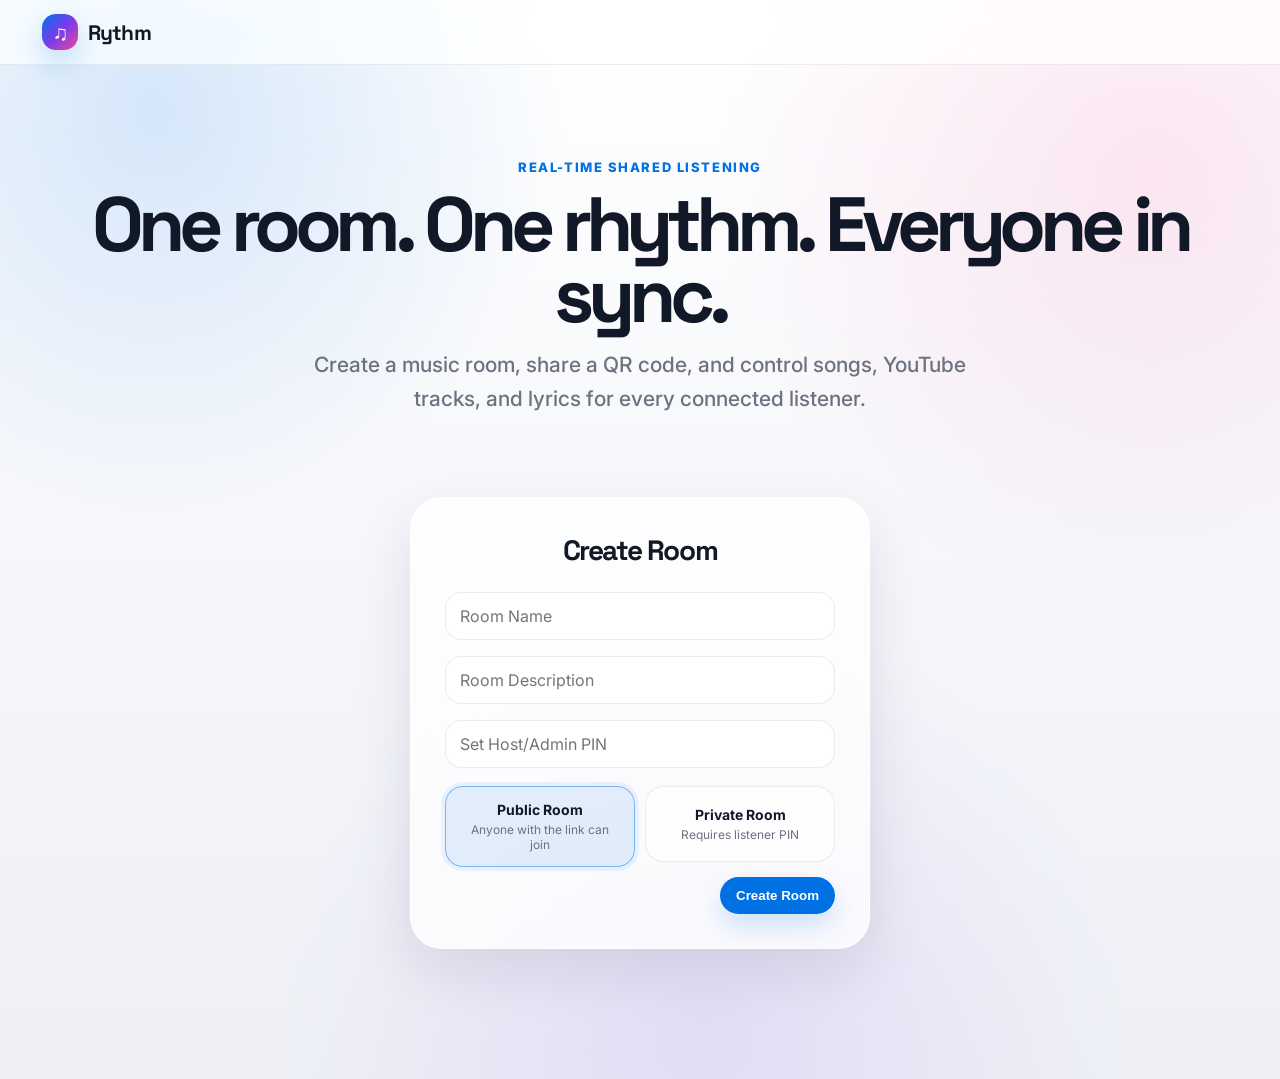
<file: templates/index.html>
<!DOCTYPE html>
<html lang="en">
<head>
    <meta charset="UTF-8">
    <title>Rythm</title>
    <meta name="viewport" content="width=device-width, initial-scale=1.0">
    <link rel="manifest" href="/static/manifest.json">
    <meta name="theme-color" content="#0071e3">
    <link rel="stylesheet" href="/static/css/style.css">
</head>
<body>

<nav class="nav">
    <div class="nav-inner">
        <div class="brand">
            <div class="brand-icon">&#9835;</div>
            Rythm
        </div>
    </div>
</nav>

<main class="container">

    <section class="hero">
        <div class="eyebrow">Real-time shared listening</div>

        <h1>One room. One rhythm. Everyone in sync.</h1>

        <p>
            Create a music room, share a QR code, and control songs,
            YouTube tracks, and lyrics for every connected listener.
        </p>
    </section>

    <div class="center-card">
        <h2>Create Room</h2>

        <form action="/create-room" method="POST">
            <input type="text" name="room_name" placeholder="Room Name" required>
            <input type="text" name="room_description" placeholder="Room Description">
            <input type="password" name="host_pin" placeholder="Set Host/Admin PIN" required>

            <div class="radio-grid">
                <label class="radio-card">
                    <input type="radio" name="room_type" value="public" checked>
                    <span>
                        <strong>Public Room</strong>
                        <small>Anyone with the link can join</small>
                    </span>
                </label>

                <label class="radio-card">
                    <input type="radio" name="room_type" value="private">
                    <span>
                        <strong>Private Room</strong>
                        <small>Requires listener PIN</small>
                    </span>
                </label>
            </div>

            <input
                type="password"
                name="pin"
                id="pinInput"
                placeholder="Set Listener Room PIN"
                style="display:none;"
            >

            <div class="form-actions">
                <button type="submit">Create Room</button>
            </div>
        </form>
    </div>

</main>

<script>
const pinInput = document.getElementById("pinInput");
const roomTypeRadios = document.querySelectorAll("input[name='room_type']");

function updateRoomTypeFields() {
    const selected = document.querySelector("input[name='room_type']:checked");
    const type = selected ? selected.value : "public";

    if (type === "private") {
        pinInput.style.display = "block";
        pinInput.required = true;
    } else {
        pinInput.style.display = "none";
        pinInput.required = false;
        pinInput.value = "";
    }
}

roomTypeRadios.forEach(radio => {
    radio.addEventListener("change", updateRoomTypeFields);
});

updateRoomTypeFields();
</script>

<script>
if ("serviceWorker" in navigator) {
    navigator.serviceWorker.register("/static/sw.js");
}
</script>

</body>
</html>
</file>
<file: static/css/style.css>
@import url('https://fonts.googleapis.com/css2?family=Inter:wght@400;500;600;700;800&family=Space+Grotesk:wght@500;700&display=swap');

:root {
    --bg: #f6f7fb;
    --surface: rgba(255, 255, 255, 0.78);
    --surface-strong: rgba(255, 255, 255, 0.92);
    --text: #111827;
    --muted: #6b7280;
    --line: rgba(17, 24, 39, 0.08);

    --blue: #0071e3;
    --violet: #7c3aed;
    --pink: #ec4899;
    --green: #22c55e;
    --red: #ef4444;

    --radius-xl: 32px;
    --radius-lg: 24px;
    --radius-md: 18px;

    --shadow-soft: 0 20px 60px rgba(15, 23, 42, 0.10);
    --shadow-card: 0 14px 35px rgba(15, 23, 42, 0.08);
}

* {
    box-sizing: border-box;
}

html {
    scroll-behavior: smooth;
}

body {
    margin: 0;
    min-height: 100vh;
    color: var(--text);
    font-family: 'Inter', sans-serif;

    background:
        radial-gradient(circle at 12% 10%, rgba(0, 113, 227, 0.16), transparent 28%),
        radial-gradient(circle at 90% 16%, rgba(236, 72, 153, 0.13), transparent 30%),
        radial-gradient(circle at 55% 95%, rgba(124, 58, 237, 0.11), transparent 34%),
        linear-gradient(180deg, #ffffff 0%, var(--bg) 52%, #eef0f6 100%);
}

a {
    color: var(--blue);
    text-decoration: none;
    font-weight: 700;
}

h1,
h2,
h3,
.brand,
.player-meta h2,
.playlist-info b {
    font-family: 'Space Grotesk', sans-serif;
}

h1 {
    margin: 0 0 14px;
    font-size: clamp(42px, 6vw, 78px);
    line-height: 0.92;
    letter-spacing: -0.08em;
    font-weight: 700;
}

h2 {
    margin: 0 0 16px;
    font-size: 28px;
    letter-spacing: -0.05em;
    font-weight: 700;
}

h3 {
    letter-spacing: -0.04em;
}

p {
    color: var(--muted);
    line-height: 1.6;
    font-weight: 500;
}

.nav {
    position: sticky;
    top: 0;
    z-index: 50;

    background: rgba(255, 255, 255, 0.70);
    backdrop-filter: blur(24px) saturate(180%);

    border-bottom: 1px solid var(--line);
}

.nav-inner {
    max-width: 1240px;
    margin: 0 auto;

    padding: 14px 22px;

    display: flex;
    align-items: center;
    justify-content: space-between;

    gap: 18px;
}

.nav-actions {
    display: flex;
    align-items: center;
    gap: 10px;
}

.brand {
    display: flex;
    align-items: center;
    gap: 10px;

    font-weight: 800;
    letter-spacing: -0.04em;
    font-size: 21px;
}

.brand-icon {
    width: 36px;
    height: 36px;

    border-radius: 14px;

    color: white;

    display: grid;
    place-items: center;

    background:
        linear-gradient(
            135deg,
            var(--blue),
            var(--violet),
            var(--pink)
        );

    box-shadow: 0 12px 28px rgba(0, 113, 227, 0.24);
}

.container {
    max-width: 1240px;
    margin: 0 auto;

    padding: 42px 22px 70px;
}

.center-card,
.panel {
    background: var(--surface);

    border: 1px solid rgba(255,255,255,0.78);

    border-radius: var(--radius-xl);

    box-shadow: var(--shadow-soft);

    backdrop-filter: blur(28px);
}

.center-card {
    width: 460px;
    max-width: 92%;

    margin: 60px auto;

    padding: 34px;

    text-align: center;
}

.wide {
    width: 860px;
}

.layout {
    max-width: 1240px;

    margin: 0 auto;

    padding: 28px 22px 70px;

    display: grid;
    grid-template-columns: 360px minmax(0, 1fr);

    gap: 24px;
}

.panel {
    padding: 24px;
}

.sidebar {
    position: sticky;
    top: 82px;
    height: fit-content;
}

.hero {
    text-align: center;
    padding: 52px 0 22px;
}

.eyebrow {
    color: var(--blue);

    font-weight: 800;

    margin-bottom: 14px;

    text-transform: uppercase;

    font-size: 13px;

    letter-spacing: 0.12em;
}

.hero p {
    max-width: 720px;

    margin: 18px auto 0;

    font-size: 21px;
}

input,
select,
textarea {
    width: 100%;

    border: 1px solid var(--line);

    border-radius: 16px;

    padding: 13px 14px;

    margin: 8px 0;

    color: var(--text);

    background: rgba(255,255,255,0.86);

    font: inherit;

    outline: none;

    transition: 0.2s ease;
}

textarea {
    min-height: 118px;
    resize: vertical;
}

input:focus,
select:focus,
textarea:focus {
    border-color: rgba(0, 113, 227, 0.45);

    box-shadow: 0 0 0 4px rgba(0,113,227,0.10);
}

button,
.btn {
    border: none;

    border-radius: 999px;

    padding: 11px 16px;

    color: white;

    background: var(--blue);

    font-weight: 800;

    cursor: pointer;

    box-shadow: 0 12px 26px rgba(0,113,227,0.18);

    transition: 0.2s ease;

    width: auto;
}

button:hover,
.btn:hover {
    transform: translateY(-1px);
    filter: brightness(0.96);
}

button:active,
.btn:active {
    transform: scale(0.98);
}

.btn-secondary {
    background: rgba(17,24,39,0.06);
    color: var(--text);

    box-shadow: none;
}

.theme-toggle {
    width: 42px;
    height: 42px;
    padding: 0;
    border-radius: 50%;
    background: rgba(17,24,39,0.06);
    color: var(--text);
    box-shadow: none;
}

.btn-danger {
    background: var(--red);

    box-shadow: none;
}

.btn-compact {
    padding: 9px 12px;
    font-size: 13px;
}

.btn-row {
    display: flex;
    gap: 10px;

    flex-wrap: wrap;

    align-items: center;
}

.form-actions {
    display: flex;
    justify-content: flex-end;

    margin-top: 10px;
}

.room-card {
    background:
        linear-gradient(
            145deg,
            #111827,
            #1f2937 52%,
            #312e81
        );

    color: white;

    padding: 22px;

    border-radius: 28px;

    overflow: hidden;

    position: relative;
}

.room-card::after {
    content: "";

    position: absolute;

    width: 180px;
    height: 180px;

    right: -70px;
    top: -70px;

    border-radius: 50%;

    background: rgba(255,255,255,0.12);
}

.room-card p,
.room-card h2,
.room-card h3 {
    color: white;

    position: relative;
    z-index: 1;
}

.qr {
    width: 156px;

    padding: 10px;

    border-radius: 22px;

    background: white;

    box-shadow: 0 16px 40px rgba(0,0,0,0.20);

    position: relative;
    z-index: 1;
}

.status-chip {
    display: inline-flex;

    gap: 8px;

    align-items: center;

    padding: 9px 13px;

    border-radius: 999px;

    color: #166534;

    background: rgba(34,197,94,0.13);

    font-size: 13px;

    font-weight: 800;

    white-space: nowrap;
}

.dot {
    width: 9px;
    height: 9px;

    border-radius: 50%;

    background: var(--green);

    box-shadow: 0 0 0 5px rgba(34,197,94,0.14);
}

.section-title {
    display: flex;

    align-items: center;

    justify-content: space-between;

    gap: 14px;

    margin-bottom: 14px;
}

.radio-grid {
    display: grid;

    grid-template-columns: 1fr 1fr;

    gap: 10px;

    margin: 10px 0;
}

.radio-card {
    position: relative;
}

.radio-card input {
    position: absolute;
    opacity: 0;
    pointer-events: none;
}

.radio-card span {
    min-height: 76px;

    display: flex;

    flex-direction: column;

    justify-content: center;

    gap: 4px;

    padding: 14px;

    border-radius: 18px;

    border: 1px solid var(--line);

    background: rgba(255,255,255,0.68);

    cursor: pointer;

    transition: 0.2s ease;
}

.radio-card span:hover {
    transform: translateY(-1px);

    background: rgba(255,255,255,0.92);
}

.radio-card strong {
    font-size: 14px;
}

.radio-card small {
    color: var(--muted);

    font-size: 12px;
}

.radio-card input:checked + span {
    border-color: rgba(0,113,227,0.45);

    background: rgba(0,113,227,0.10);

    box-shadow: 0 0 0 4px rgba(0,113,227,0.08);
}

.player-card {
    position: relative;

    overflow: hidden;

    padding: 24px;

    border-radius: 32px;

    color: white;

    background:
        radial-gradient(circle at 85% 20%, rgba(236,72,153,0.35), transparent 24%),
        linear-gradient(135deg, #0f172a 0%, #1e293b 50%, #312e81 100%);

    box-shadow: 0 24px 65px rgba(15,23,42,0.22);
}

.player-card::before {
    content: "";

    position: absolute;

    width: 260px;
    height: 260px;

    right: -90px;
    bottom: -120px;

    border-radius: 50%;

    background: rgba(255,255,255,0.10);
}

.player-card p,
.player-card h2,
.player-card h3 {
    color: white;

    position: relative;
    z-index: 1;
}

.now-wrap {
    display: grid;

    grid-template-columns: 116px 1fr;

    gap: 20px;

    align-items: center;

    position: relative;
    z-index: 1;
}

.cover-art {
    width: 116px;

    aspect-ratio: 1;

    border-radius: 28px;

    display: grid;
    place-items: center;

    font-size: 42px;

    background:
        linear-gradient(
            135deg,
            #38bdf8,
            #a78bfa,
            #f472b6
        );

    box-shadow: 0 20px 42px rgba(0,0,0,0.28);
}

.cover-art img,
.playlist-icon img {
    width: 100%;
    height: 100%;
    object-fit: cover;
    border-radius: inherit;
}

.player-meta p {
    margin: 0 0 8px;

    color: rgba(255,255,255,0.72);

    font-weight: 700;
}

.player-meta h2 {
    margin-bottom: 6px;
}

.control-bar {
    position: relative;
    z-index: 1;

    margin-top: 20px;

    display: flex;

    gap: 10px;

    flex-wrap: wrap;
}

.control-bar button {
    background: rgba(255,255,255,0.14);

    color: white;

    box-shadow: none;

    border: 1px solid rgba(255,255,255,0.16);
}

.control-bar .primary-control {
    background: white;

    color: var(--text);
}

audio,
#youtubePlayer {
    position: relative;
    z-index: 1;

    width: 100%;

    margin-top: 18px;

    border-radius: 18px;
}

#youtubePlayer {
    pointer-events: none;
}

.lyrics-box {
    margin-top: 18px;

    padding: 20px;

    border-radius: 24px;

    background: rgba(255,255,255,0.76);

    border: 1px solid var(--line);

    min-height: 170px;

    max-height: 360px;

    overflow-y: auto;

    white-space: pre-wrap;

    line-height: 1.75;

    color: var(--text);
}

.playlist-toolbar {
    display: grid;

    grid-template-columns: 1fr 180px;

    gap: 10px;

    margin-bottom: 12px;
}

.playlist-item {
    display: grid;

    grid-template-columns: 46px 1fr auto;

    gap: 13px;

    align-items: center;

    padding: 13px;

    margin: 10px 0;

    border-radius: 22px;

    background: rgba(255,255,255,0.72);

    border: 1px solid var(--line);

    box-shadow: var(--shadow-card);

    cursor: pointer;

    transition: 0.2s ease;
}

.playlist-item:hover {
    transform: translateY(-1px);

    background: rgba(255,255,255,0.92);
}

.playlist-item.active {
    border-color: rgba(0,113,227,0.35);

    background: rgba(0,113,227,0.09);
}

.playlist-item.playing {
    border-color: rgba(34,197,94,0.5);

    background: rgba(34,197,94,0.12);
}

.playlist-icon {
    width: 46px;
    height: 46px;

    border-radius: 16px;

    display: grid;
    place-items: center;

    color: white;

    font-weight: 900;

    background:
        linear-gradient(
            135deg,
            var(--blue),
            var(--violet)
        );
}

.playlist-info b {
    display: block;

    letter-spacing: -0.02em;
}

.playlist-info small {
    color: var(--muted);
}

.item-badge {
    display: inline-flex;

    width: fit-content;

    margin-top: 6px;

    padding: 5px 8px;

    border-radius: 999px;

    color: var(--muted);

    background: rgba(17,24,39,0.05);

    font-size: 12px;

    font-weight: 800;
}

.playlist-actions {
    display: flex;

    gap: 6px;

    align-items: center;
}

.small-btn,
.delete-btn {
    padding: 8px 10px;

    font-size: 12px;

    box-shadow: none;
}

.small-btn {
    background: rgba(17,24,39,0.07);

    color: var(--text);
}

.delete-btn {
    background: rgba(239,68,68,0.12);

    color: #b91c1c;
}

.check-row {
    display: flex;

    align-items: center;

    gap: 10px;

    width: fit-content;

    margin: 12px 0;

    color: var(--text);

    font-weight: 700;
}

.check-row input {
    width: auto;

    margin: 0;
}

#toastContainer {
    position: fixed;
    top: 82px;
    right: 22px;
    z-index: 9999;
    display: flex;
    flex-direction: column;
    gap: 10px;
}

.toast {
    min-width: 240px;
    padding: 14px 16px;
    border-radius: 18px;
    background: rgba(255,255,255,0.92);
    color: var(--text);
    box-shadow: var(--shadow-card);
    border: 1px solid var(--line);
    transform: translateX(120%);
    opacity: 0;
    transition: 0.3s ease;
    font-weight: 700;
}

.toast.show {
    transform: translateX(0);
    opacity: 1;
}

.toast.success {
    border-left: 5px solid var(--green);
}

.toast.warning {
    border-left: 5px solid #f59e0b;
}

.toast.error {
    border-left: 5px solid var(--red);
}

.queue-item {
    display: flex;
    justify-content: space-between;
    align-items: center;
    gap: 14px;
    cursor: pointer;
    padding: 13px 15px;
    margin: 10px 0;
    border-radius: 18px;
    background: rgba(255,255,255,0.68);
    border: 1px solid var(--line);
    box-shadow: var(--shadow-card);
}

.queue-item.selected {
    border-color: rgba(0,113,227,0.4);
    background: rgba(0,113,227,0.10);
}

.queue-item.playing {
    border-color: rgba(34,197,94,0.5);
    background: rgba(34,197,94,0.12);
}

.queue-item b {
    display: block;
}

.queue-item small {
    color: var(--muted);
}

hr {
    border: none;

    border-top: 1px solid var(--line);

    margin: 24px 0;
}

#hostNowPlaying,
#nowPlaying {
    word-break: break-word;
}

body.dark-mode {
    --bg: #09090b;
    --surface: rgba(24,24,27,0.78);
    --surface-strong: rgba(39,39,42,0.92);
    --text: #f8fafc;
    --muted: #a1a1aa;
    --line: rgba(255,255,255,0.10);

    background:
        radial-gradient(circle at 12% 10%, rgba(0,113,227,0.25), transparent 28%),
        radial-gradient(circle at 90% 16%, rgba(236,72,153,0.18), transparent 30%),
        linear-gradient(180deg, #030712 0%, #09090b 60%, #111827 100%);
}

body.dark-mode input,
body.dark-mode select,
body.dark-mode textarea,
body.dark-mode .playlist-item,
body.dark-mode .queue-item,
body.dark-mode .lyrics-box,
body.dark-mode .radio-card span {
    background: rgba(39,39,42,0.82);
    color: var(--text);
}

body.dark-mode .nav {
    background: rgba(9,9,11,0.72);
}

body.dark-mode .toast {
    background: rgba(39,39,42,0.95);
}

@media (max-width: 980px) {
    .layout {
        grid-template-columns: 1fr;

        padding: 16px;
    }

    .sidebar {
        position: static;
    }

    .playlist-toolbar {
        grid-template-columns: 1fr;
    }

    .wide {
        width: 94%;
    }
}

@media (max-width: 620px) {
    .nav-inner {
        padding: 12px 15px;
    }

    .brand {
        font-size: 18px;
    }

    .container {
        padding: 26px 14px 44px;
    }

    .center-card {
        margin: 28px auto;

        padding: 22px;

        border-radius: 26px;
    }

    .panel {
        padding: 18px;

        border-radius: 26px;
    }

    h1 {
        font-size: 42px;
    }

    h2 {
        font-size: 24px;
    }

    .hero p {
        font-size: 17px;
    }

    .radio-grid {
        grid-template-columns: 1fr;
    }

    .now-wrap {
        grid-template-columns: 1fr;
    }

    .cover-art {
        width: 128px;
    }

    .control-bar {
        gap: 8px;
    }

    .control-bar button {
        padding: 10px 13px;

        font-size: 13px;
    }

    .playlist-item {
        grid-template-columns: 42px 1fr;
    }

    .playlist-actions {
        grid-column: 1 / -1;

        width: 100%;

        justify-content: flex-start;

        flex-wrap: wrap;
    }

    .qr {
        width: 140px;
    }

    #toastContainer {
        left: 14px;
        right: 14px;
        top: 76px;
    }

    .toast {
        min-width: 100%;
    }
}
.remote-controller {
    position: relative;
    z-index: 2;

    width: fit-content;

    margin-top: 24px;

    padding: 14px;

    display: flex;
    align-items: center;
    gap: 13px;

    border-radius: 999px;

    background:
        linear-gradient(
            180deg,
            rgba(255,255,255,0.20),
            rgba(255,255,255,0.08)
        );

    border: 1px solid rgba(255,255,255,0.18);

    backdrop-filter: blur(22px);

    box-shadow:
        inset 0 1px 0 rgba(255,255,255,0.24),
        0 20px 45px rgba(0,0,0,0.22);
}

.remote-btn {
    width: 52px;
    height: 52px;

    padding: 0;
    margin: 0;

    border-radius: 50%;

    display: grid;
    place-items: center;

    color: white;

    background:
        linear-gradient(
            180deg,
            rgba(255,255,255,0.22),
            rgba(255,255,255,0.08)
        );

    border: 1px solid rgba(255,255,255,0.18);

    box-shadow:
        inset 0 1px 0 rgba(255,255,255,0.24),
        0 10px 22px rgba(0,0,0,0.18);

    transition: 0.22s ease;
}

.remote-btn span {
    font-size: 18px;
    line-height: 1;
}

.remote-btn:hover {
    transform: translateY(-3px) scale(1.04);

    background:
        linear-gradient(
            180deg,
            rgba(255,255,255,0.32),
            rgba(255,255,255,0.14)
        );
}

.remote-btn.main {
    width: 74px;
    height: 74px;

    color: #111827;

    background:
        radial-gradient(circle at 30% 20%, #ffffff, #e0e7ff 55%, #c7d2fe);

    box-shadow:
        inset 0 1px 0 rgba(255,255,255,0.8),
        0 18px 40px rgba(99,102,241,0.35);
}

.remote-btn.main span {
    font-size: 26px;
    transform: translateX(2px);
}

.remote-btn.side {
    opacity: 0.92;
}

.remote-btn.sync {
    color: #bbf7d0;

    background:
        linear-gradient(
            180deg,
            rgba(34,197,94,0.28),
            rgba(34,197,94,0.10)
        );

    border-color: rgba(34,197,94,0.26);
}

@media (max-width: 620px) {
    .remote-controller {
        width: 100%;

        justify-content: center;

        gap: 10px;

        border-radius: 28px;
    }

    .remote-btn {
        width: 46px;
        height: 46px;
    }

    .remote-btn.main {
        width: 66px;
        height: 66px;
    }
}
</file>
